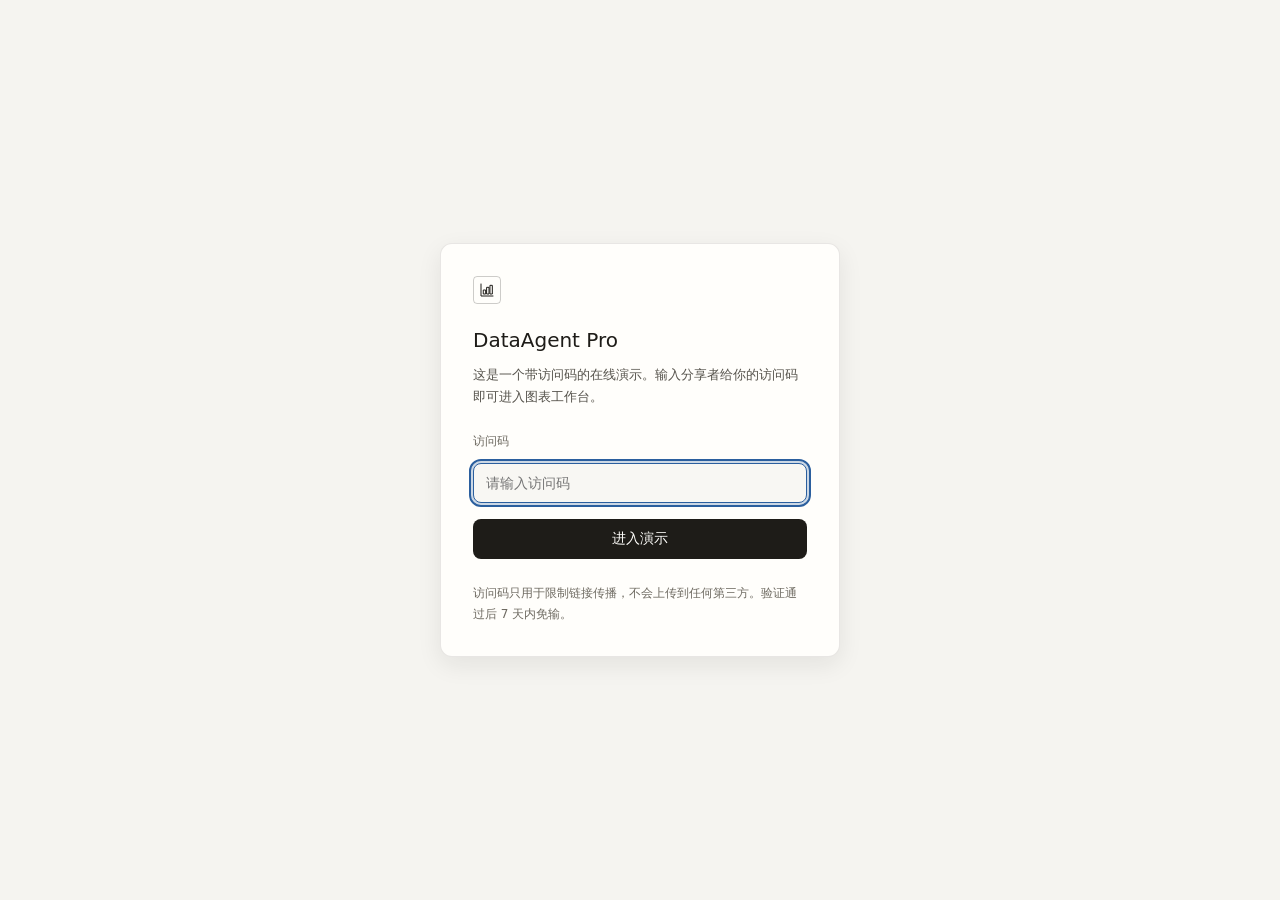
<file: static/access.html>
<!doctype html>
<html lang="zh-CN">
<head>
  <meta charset="utf-8" />
  <meta name="viewport" content="width=device-width, initial-scale=1" />
  <title>DataAgent Pro · 访问验证</title>
  <link
    rel="icon"
    href="data:image/svg+xml,%3Csvg xmlns='http://www.w3.org/2000/svg' viewBox='0 0 32 32'%3E%3Cpath d='M4 4v24h24' fill='none' stroke='%231e1c18' stroke-width='2'/%3E%3Crect x='8' y='18' width='4' height='10' fill='%232b5f9e'/%3E%3Crect x='15' y='12' width='4' height='16' fill='%232b5f9e'/%3E%3Crect x='22' y='7' width='4' height='21' fill='%232b5f9e'/%3E%3C/svg%3E"
  />
  <style>
    :root {
      color-scheme: light;
      --bg: #f5f4f0;
      --surface: #fffefb;
      --surface-2: #f8f7f3;
      --border: rgba(30, 28, 24, 0.10);
      --border-strong: rgba(30, 28, 24, 0.22);
      --text: #1e1c18;
      --text-2: #56534c;
      --text-3: #6e6a61;
      --accent: #2b5f9e;
      --red: #b0352c;
      --tint-red: rgba(176, 53, 44, 0.06);
      --shadow: 0 8px 24px rgba(30, 28, 24, 0.08);
      --ease: cubic-bezier(0.22, 1, 0.36, 1);
      --font-ui: "IBM Plex Sans", "Inter", "Segoe UI", "PingFang SC", "Hiragino Sans GB", "Microsoft YaHei", system-ui, sans-serif;
    }
    @media (prefers-color-scheme: dark) {
      :root {
        color-scheme: dark;
        --bg: #141311;
        --surface: #1b1a18;
        --surface-2: #201f1c;
        --border: rgba(236, 233, 225, 0.10);
        --border-strong: rgba(236, 233, 225, 0.22);
        --text: #ece9e1;
        --text-2: #aaa69c;
        --text-3: #8b877e;
        --accent: #8fb6e6;
        --red: #e07a72;
        --tint-red: rgba(224, 122, 114, 0.08);
        --shadow: 0 8px 24px rgba(0, 0, 0, 0.36);
      }
    }
    * { box-sizing: border-box; }
    body {
      margin: 0;
      min-height: 100vh;
      display: grid;
      place-items: center;
      padding: 24px;
      font-family: var(--font-ui);
      font-size: 14px;
      line-height: 1.6;
      background: var(--bg);
      color: var(--text);
      -webkit-font-smoothing: antialiased;
    }
    .card {
      width: min(400px, 100%);
      padding: 32px;
      border: 1px solid var(--border);
      border-radius: 12px;
      background: var(--surface);
      box-shadow: var(--shadow);
    }
    .mark {
      width: 28px;
      height: 28px;
      display: grid;
      place-items: center;
      border: 1px solid var(--border-strong);
      border-radius: 4px;
      color: var(--text);
    }
    .mark svg { width: 16px; height: 16px; }
    h1 { margin: 20px 0 8px; font-size: 20px; font-weight: 500; letter-spacing: 0; }
    p { margin: 0; color: var(--text-2); font-size: 13px; line-height: 1.7; }
    form { margin-top: 24px; display: grid; gap: 12px; }
    label { font-size: 12px; color: var(--text-3); }
    input {
      width: 100%;
      height: 40px;
      padding: 0 12px;
      border: 1px solid var(--border-strong);
      border-radius: 8px;
      background: var(--surface-2);
      color: var(--text);
      font-size: 14px;
      outline: none;
      transition: border-color 140ms var(--ease), box-shadow 140ms var(--ease);
    }
    input:focus { border-color: var(--accent); box-shadow: 0 0 0 2px rgba(43, 95, 158, 0.24); }
    button {
      height: 40px;
      margin-top: 4px;
      padding: 0 16px;
      border: 1px solid transparent;
      border-radius: 8px;
      background: var(--text);
      color: var(--surface);
      font-size: 14px;
      font-weight: 500;
      cursor: pointer;
      transition: opacity 140ms var(--ease), transform 140ms var(--ease);
    }
    button:hover { opacity: 0.88; }
    button:active { transform: scale(0.98); }
    button:disabled { opacity: 0.4; cursor: progress; }
    :focus-visible { outline: 2px solid var(--accent); outline-offset: 2px; }
    .error {
      display: none;
      padding: 8px 12px;
      border: 1px solid var(--border);
      border-radius: 8px;
      font-size: 12px;
      color: var(--red);
      background: var(--tint-red);
    }
    .error.show { display: block; }
    .foot { margin-top: 24px; font-size: 12px; color: var(--text-3); }
  </style>
</head>
<body>
  <main class="card">
    <div class="mark" aria-hidden="true">
      <svg viewBox="0 0 24 24" width="16" height="16" fill="none" stroke="currentColor" stroke-width="1.5" stroke-linecap="round" stroke-linejoin="round"><path d="M3 3v18h18"/><rect x="7" y="12" width="3" height="6"/><rect x="12" y="8" width="3" height="10"/><rect x="17" y="5" width="3" height="13"/></svg>
    </div>
    <h1>DataAgent Pro</h1>
    <p>这是一个带访问码的在线演示。输入分享者给你的访问码即可进入图表工作台。</p>

    <form id="form" autocomplete="off">
      <label for="code">访问码</label>
      <input id="code" name="code" type="password" inputmode="text" placeholder="请输入访问码" required autofocus />
      <div class="error" id="error" role="alert"></div>
      <button id="submit" type="submit">进入演示</button>
    </form>

    <p class="foot">访问码只用于限制链接传播，不会上传到任何第三方。验证通过后 7 天内免输。</p>
  </main>

  <script>
    const form = document.getElementById('form');
    const input = document.getElementById('code');
    const error = document.getElementById('error');
    const submit = document.getElementById('submit');

    form.addEventListener('submit', async (event) => {
      event.preventDefault();
      const code = input.value.trim();
      if (!code) return;
      error.classList.remove('show');
      submit.disabled = true;
      submit.textContent = '验证中…';
      try {
        const response = await fetch('/api/access', {
          method: 'POST',
          headers: { 'Content-Type': 'application/json' },
          body: JSON.stringify({ code }),
        });
        const data = await response.json().catch(() => ({}));
        if (!response.ok) throw new Error(data.message || '访问码不正确');
        window.location.replace('/');
      } catch (err) {
        error.textContent = err.message || '访问码不正确';
        error.classList.add('show');
        input.select();
        submit.disabled = false;
        submit.textContent = '进入演示';
      }
    });
  </script>
</body>
</html>
</file>
